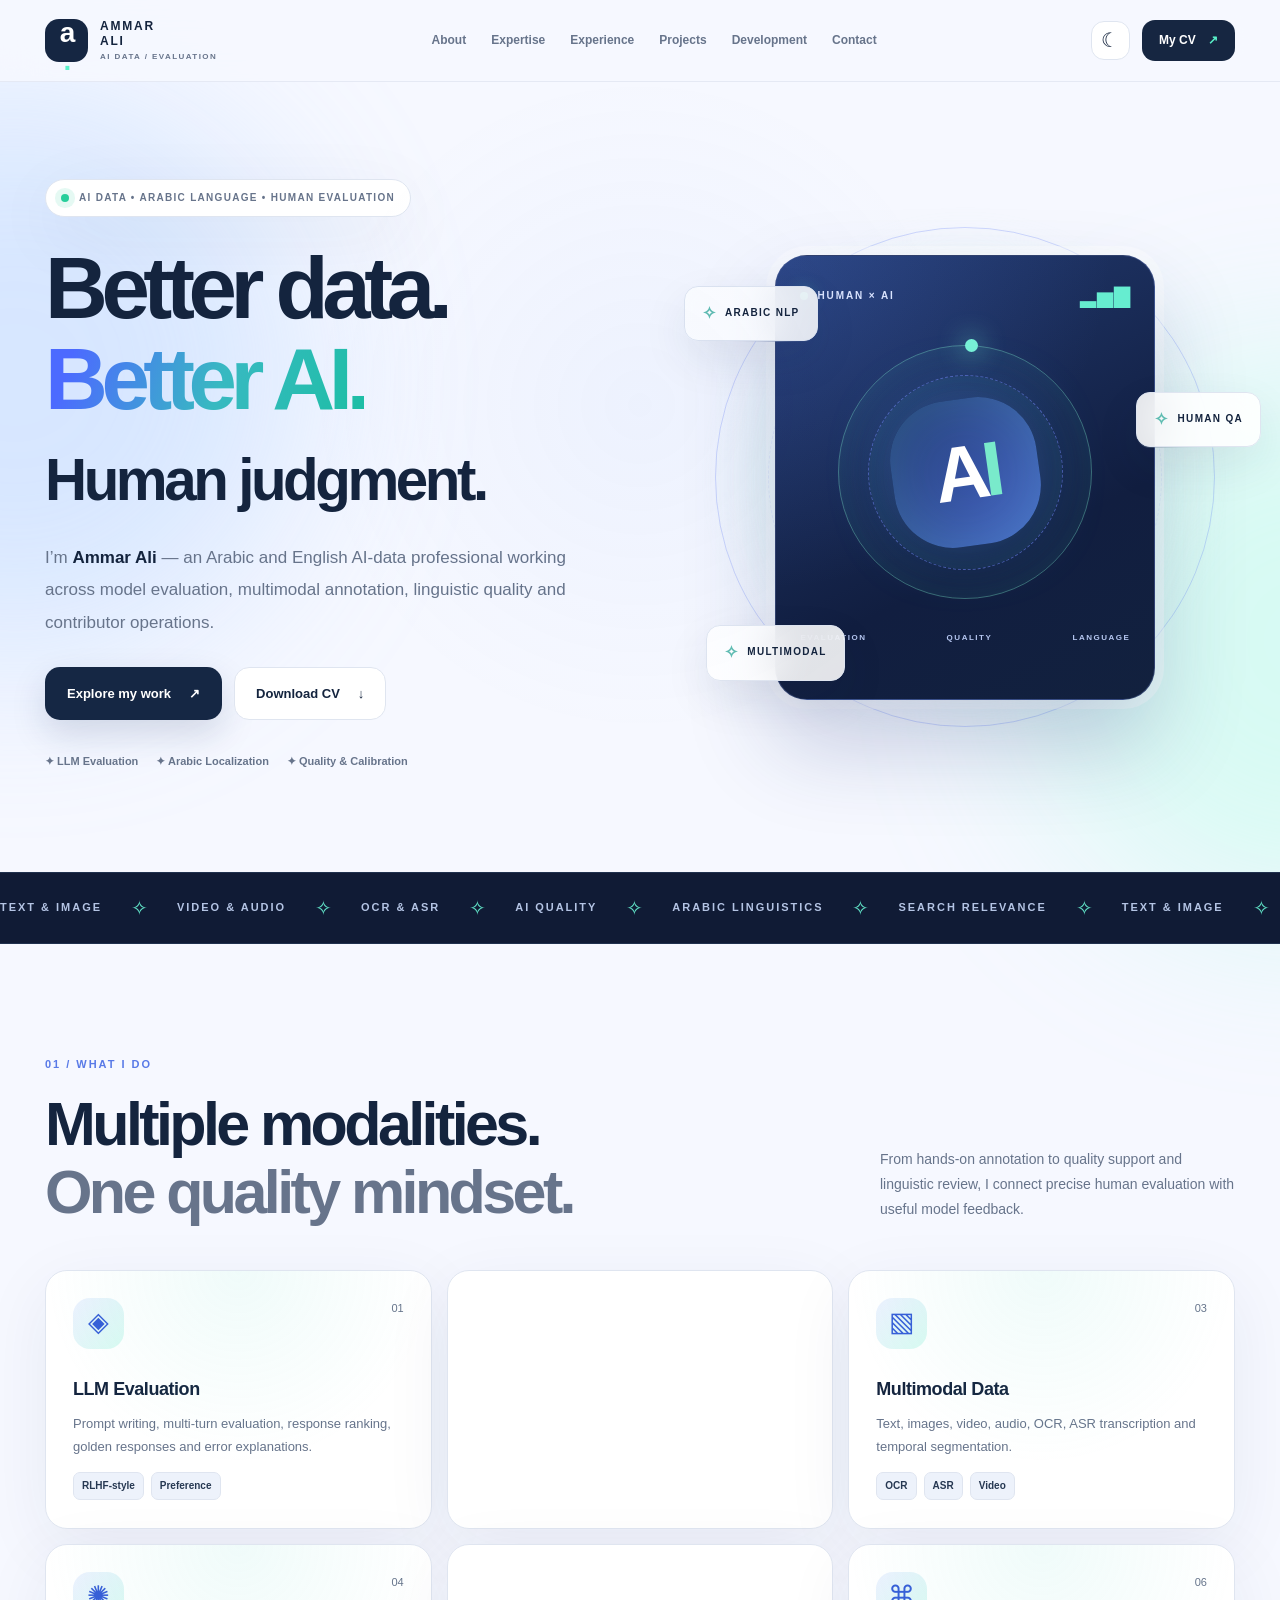
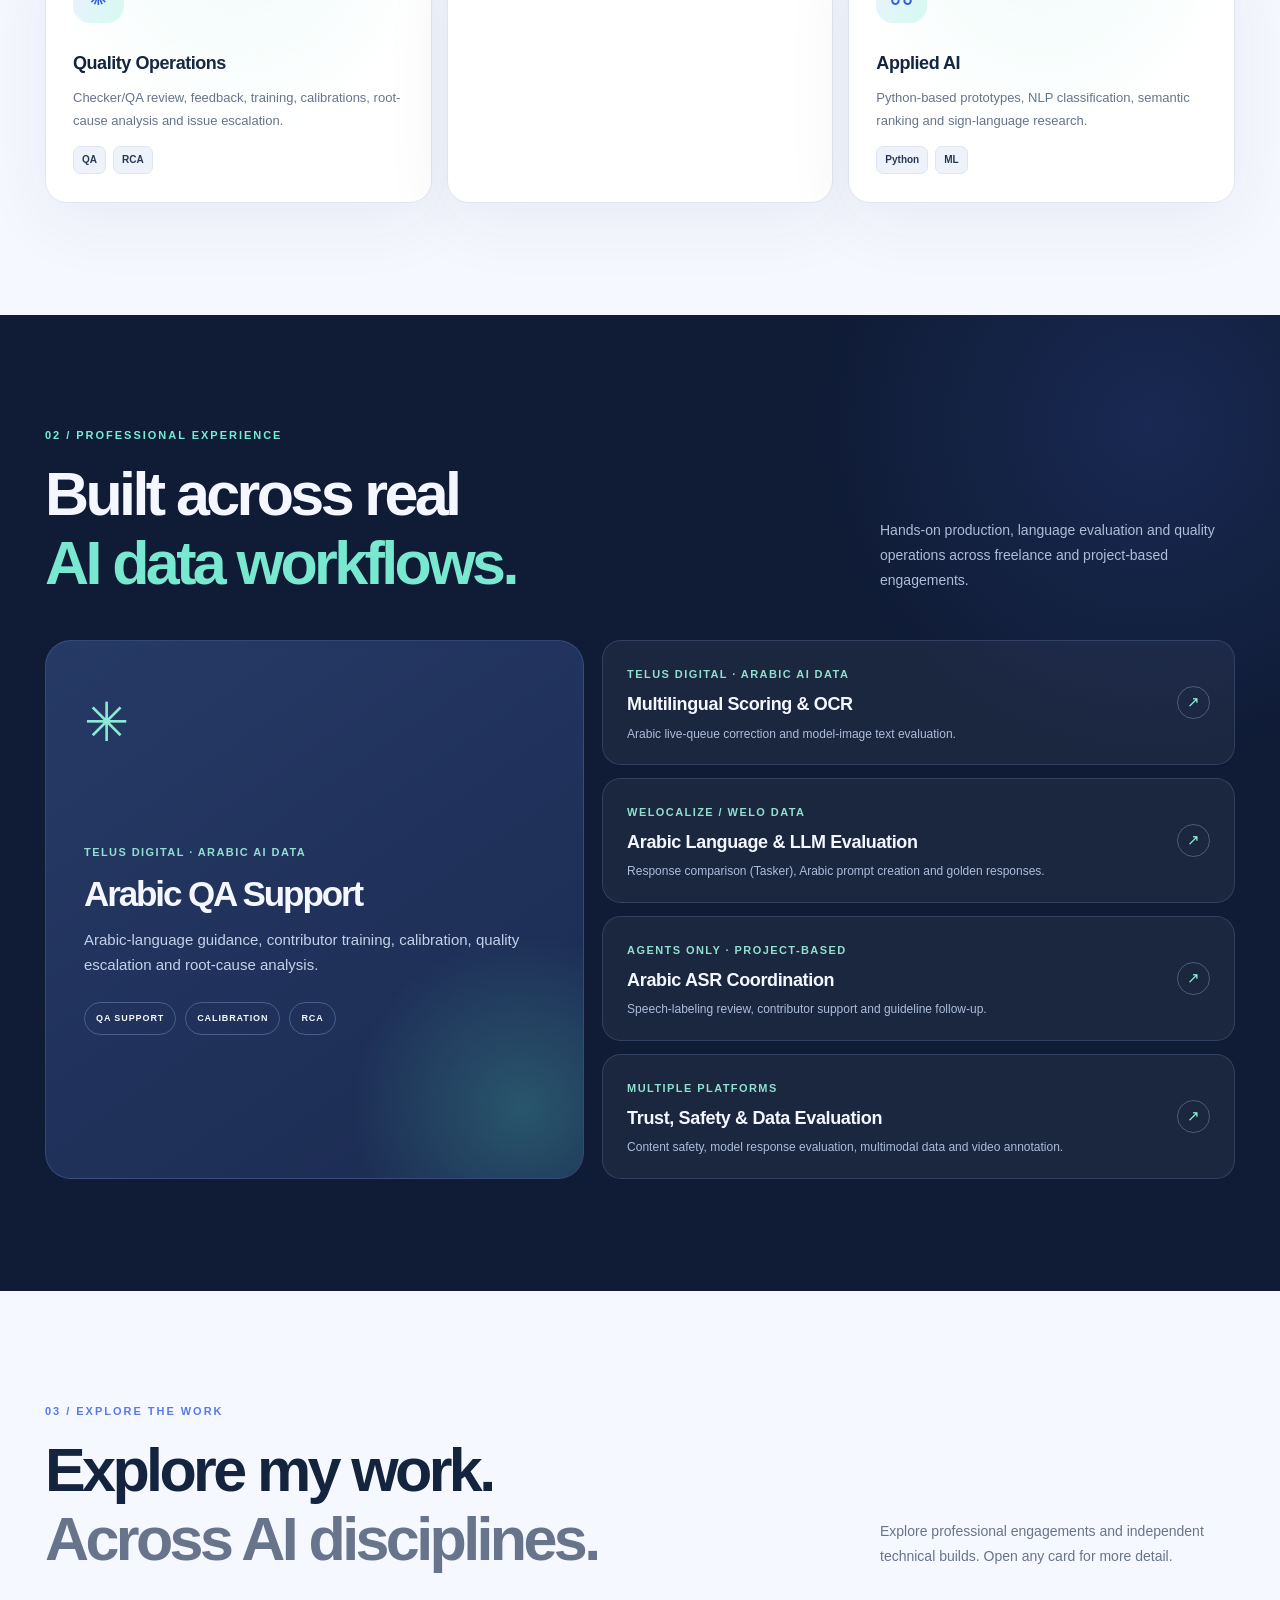
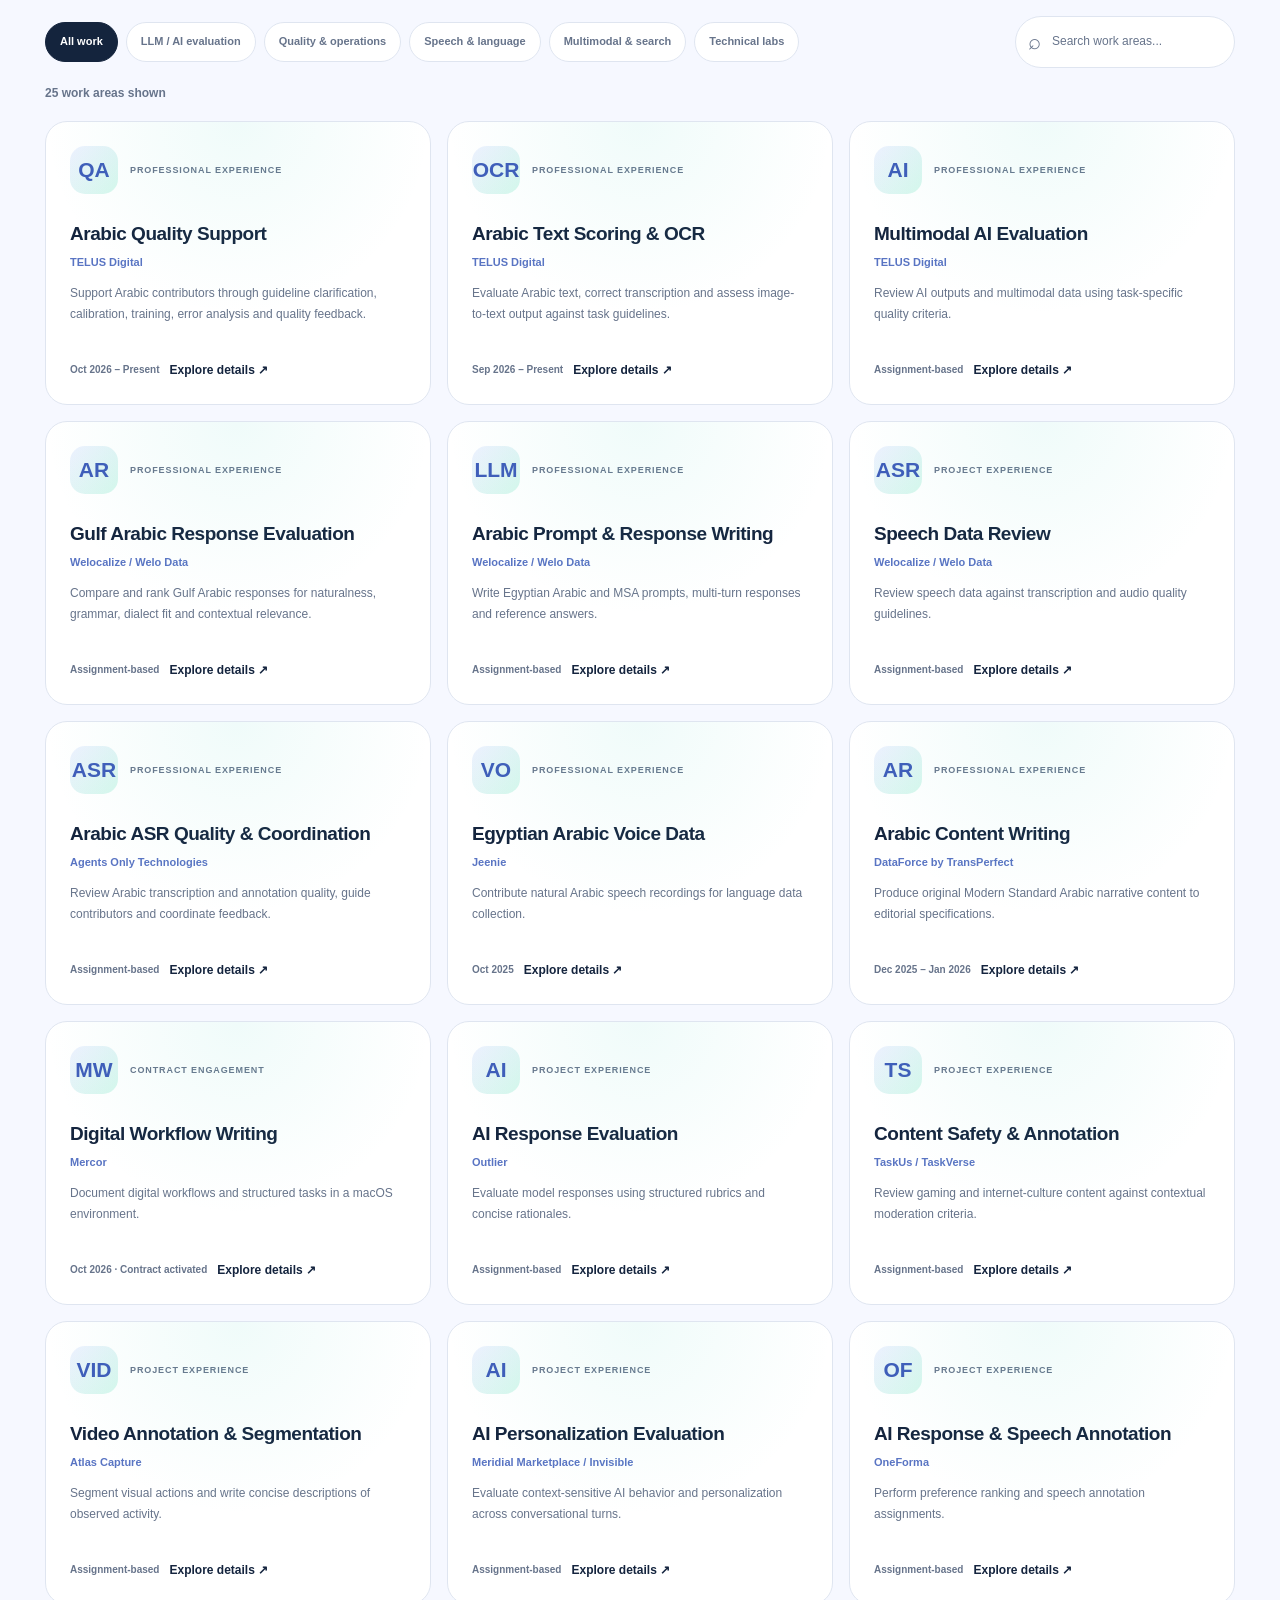
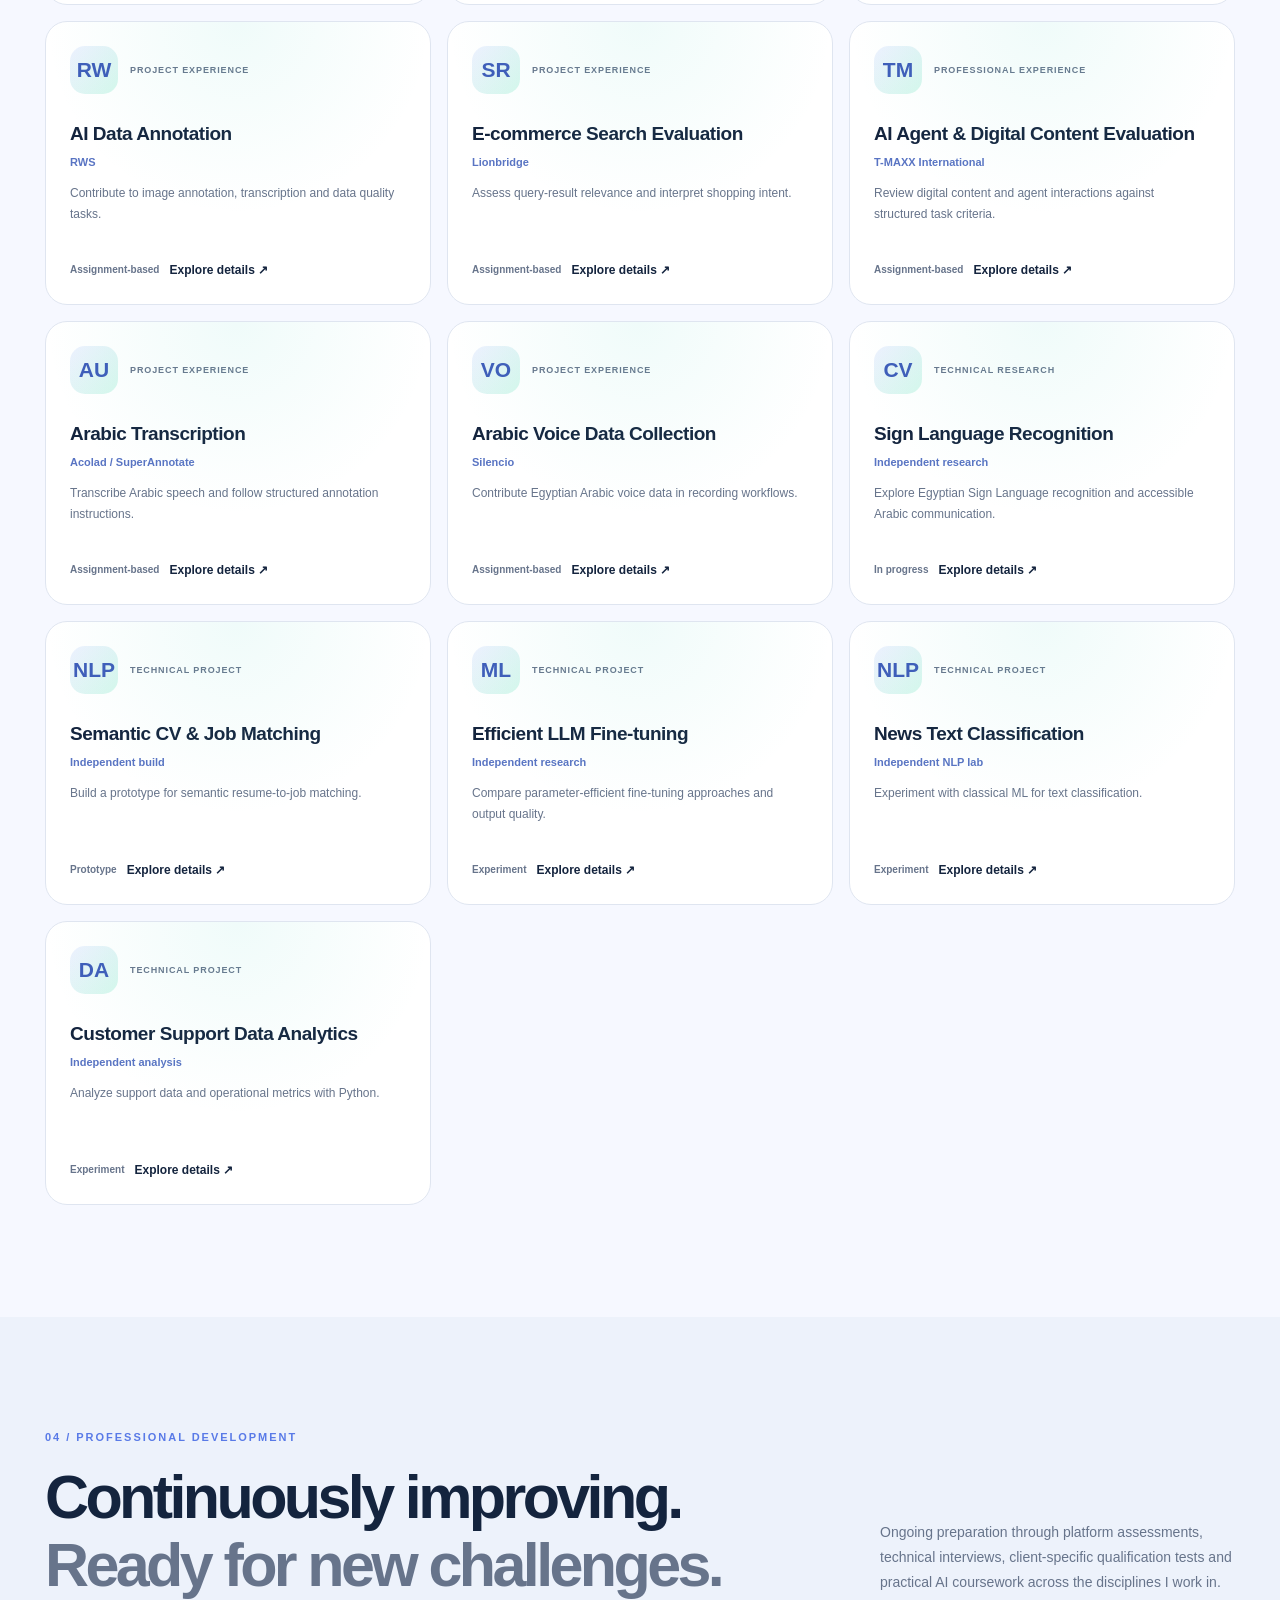
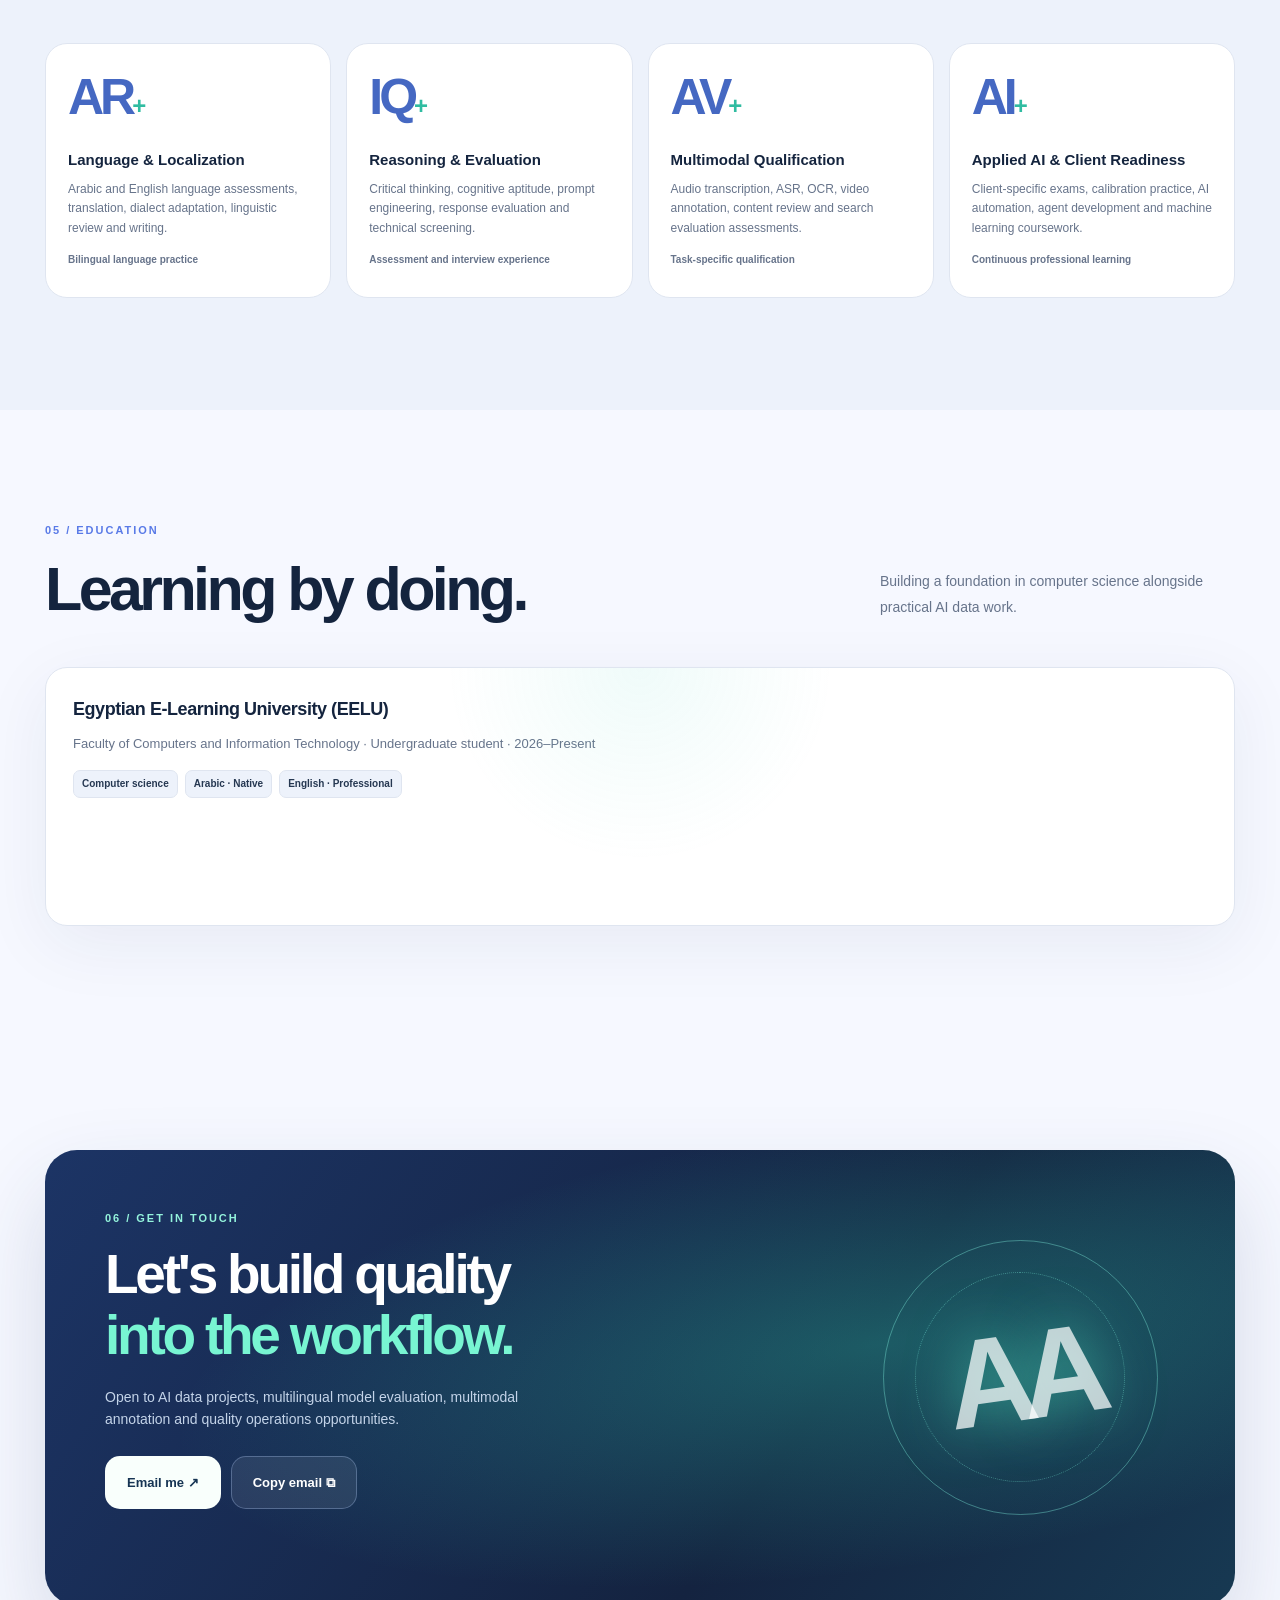
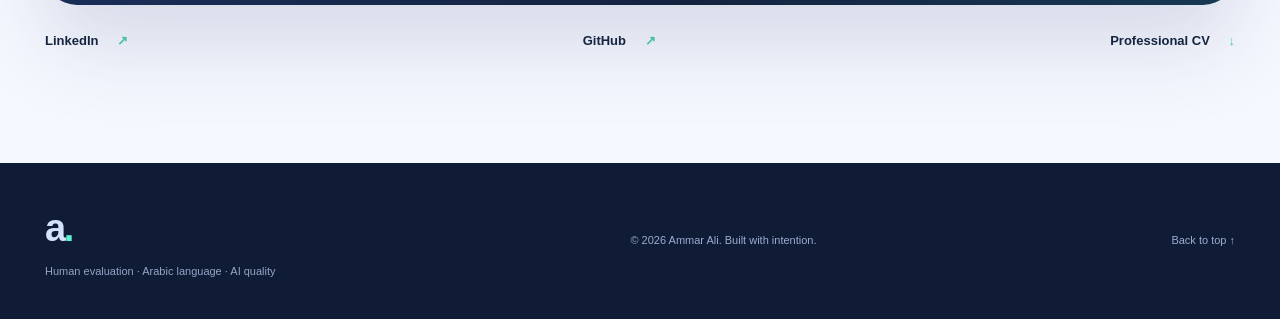
<file: index.html>
<!doctype html>
<html lang="en">
<head>
<meta charset="utf-8" />
<meta name="viewport" content="width=device-width, initial-scale=1" />
<meta name="theme-color" content="#f6f8ff" />
<meta name="description" content="Ammar Ali — AI data annotation, LLM response evaluation, Arabic linguistic QA, multimodal workflows and contributor operations. Explore professional projects and applied AI work." />
<meta property="og:title" content="Ammar Ali | AI Data & Evaluation" />
<meta property="og:description" content="Arabic & English AI data, evaluation, quality operations and applied AI work." />
<title>Ammar Ali — AI Data, Evaluation & Quality Operations</title>
<link rel="icon" href="assets/favicon.svg" type="image/svg+xml" />
<link rel="stylesheet" href="styles.css" />
<script defer src="script.js"></script>
</head>
<body>
<div id="progress" aria-hidden="true"></div>
<div class="ambient ambient-a" aria-hidden="true"></div><div class="ambient ambient-b" aria-hidden="true"></div><div class="cursor-light" aria-hidden="true"></div>
<a class="skip" href="#main">Skip to content</a>
<header class="header" id="top">
  <div class="shell nav-shell">
    <a class="brand" href="#top" aria-label="Ammar Ali, back to top"><span class="brand-mark">a<span>.</span></span><span class="brand-label">AMMAR <b>ALI</b><small>AI DATA / EVALUATION</small></span></a>
    <nav class="nav" id="main-nav" aria-label="Main navigation"><a href="#about">About</a><a href="#expertise">Expertise</a><a href="#experience">Experience</a><a href="#projects">Projects</a><a href="#credentials">Development</a><a href="#contact">Contact</a></nav>
    <div class="nav-tools"><button class="theme-toggle" id="theme-toggle" type="button" aria-label="Toggle dark mode" title="Toggle light and dark mode"><span class="theme-icon">☾</span></button><button class="mobile-menu" id="mobile-menu" aria-label="Open navigation" aria-controls="main-nav" aria-expanded="false">☰</button><a class="nav-cta" href="Ammar_Ali_Professional_CV.pdf" download>My CV <span>↗</span></a></div>
  </div>
</header>
<main id="main">
<section class="hero shell" id="about">
  <div class="hero-copy fade-in">
    <div class="availability"><span class="pulse"></span> AI DATA • ARABIC LANGUAGE • HUMAN EVALUATION</div>
    <h1>Better data.<br /><span class="gradient-text">Better AI.</span><br /><span class="underline-word">Human judgment.</span></h1>
    <p class="hero-lead">I’m <strong>Ammar Ali</strong> — an Arabic and English AI-data professional working across model evaluation, multimodal annotation, linguistic quality and contributor operations.</p>
    <div class="hero-buttons"><a href="#projects" class="btn btn-primary">Explore my work <span aria-hidden="true">↗</span></a><a href="Ammar_Ali_Professional_CV.pdf" class="btn btn-outline" download>Download CV <span>↓</span></a></div>
    <div class="hero-pills"><span>✦ LLM Evaluation</span><span>✦ Arabic Localization</span><span>✦ Quality & Calibration</span></div>
  </div>
  <div class="hero-art fade-in" aria-label="Abstract interactive illustration of connected AI-data skills">
    <div class="art-glow"></div><div class="orbit orbit-one"></div><div class="orbit orbit-two"></div>
    <div class="floating-label label-one"><span class="spark">✧</span> ARABIC NLP</div>
    <div class="floating-label label-two"><span class="spark">✧</span> HUMAN QA</div>
    <div class="floating-label label-three"><span class="spark">✧</span> MULTIMODAL</div>
    <div class="signal-card tilt-card" id="hero-signal">
      <div class="signal-top"><span class="signal-dot"></span><span>HUMAN × AI</span><span class="signal-bars">▂▅▇</span></div>
      <div class="signal-visual"><div class="signal-ring ring-one"></div><div class="signal-ring ring-two"></div><div class="signal-core">A<span>I</span></div></div>
      <div class="signal-bottom"><span>EVALUATION</span><span>QUALITY</span><span>LANGUAGE</span></div>
    </div>
  </div>
</section>
<div class="marquee-wrap" aria-label="Fields of practice"><div class="marquee"><span>TEXT & IMAGE</span><i>✧</i><span>VIDEO & AUDIO</span><i>✧</i><span>OCR & ASR</span><i>✧</i><span>AI QUALITY</span><i>✧</i><span>ARABIC LINGUISTICS</span><i>✧</i><span>SEARCH RELEVANCE</span><i>✧</i><span>TEXT & IMAGE</span><i>✧</i><span>VIDEO & AUDIO</span><i>✧</i><span>OCR & ASR</span><i>✧</i></div></div>
<section class="section shell" id="expertise"><div class="section-head reveal"><div><p class="eyebrow">01 / WHAT I DO</p><h2>Multiple modalities.<br /><span class="muted-head">One quality mindset.</span></h2></div><p>From hands-on annotation to quality support and linguistic review, I connect precise human evaluation with useful model feedback.</p></div>
<div class="cap-grid">
  <article class="cap-card reveal tilt-card"><span class="cap-icon">◈</span><span class="cap-index">01</span><h3>LLM Evaluation</h3><p>Prompt writing, multi-turn evaluation, response ranking, golden responses and error explanations.</p><div class="cap-tags"><span>RLHF-style</span><span>Preference</span></div></article>
  <article class="cap-card reveal tilt-card"><span class="cap-icon">文</span><span class="cap-index">02</span><h3>Arabic Linguistics</h3><p>Egyptian Arabic, MSA and Gulf Arabic localization, naturalness, grammar and dialect accuracy.</p><div class="cap-tags"><span>Arabic</span><span>Localization</span></div></article>
  <article class="cap-card reveal tilt-card"><span class="cap-icon">▧</span><span class="cap-index">03</span><h3>Multimodal Data</h3><p>Text, images, video, audio, OCR, ASR transcription and temporal segmentation.</p><div class="cap-tags"><span>OCR</span><span>ASR</span><span>Video</span></div></article>
  <article class="cap-card reveal tilt-card"><span class="cap-icon">✺</span><span class="cap-index">04</span><h3>Quality Operations</h3><p>Checker/QA review, feedback, training, calibrations, root-cause analysis and issue escalation.</p><div class="cap-tags"><span>QA</span><span>RCA</span></div></article>
  <article class="cap-card reveal tilt-card"><span class="cap-icon">◎</span><span class="cap-index">05</span><h3>Safety & Relevance</h3><p>Policy-sensitive content classification, search/query relevance and model behavior testing.</p><div class="cap-tags"><span>Trust & Safety</span></div></article>
  <article class="cap-card reveal tilt-card"><span class="cap-icon">⌘</span><span class="cap-index">06</span><h3>Applied AI</h3><p>Python-based prototypes, NLP classification, semantic ranking and sign-language research.</p><div class="cap-tags"><span>Python</span><span>ML</span></div></article>
</div></section>
<section class="section dark-band" id="experience"><div class="shell"><div class="section-head light reveal"><div><p class="eyebrow">02 / PROFESSIONAL EXPERIENCE</p><h2>Built across real<br /><em>AI data workflows.</em></h2></div><p>Hands-on production, language evaluation and quality operations across freelance and project-based engagements.</p></div>
<div class="experience-grid">
  <article class="exp-feature reveal"><div class="exp-icon">✳</div><span class="exp-time">TELUS DIGITAL · ARABIC AI DATA</span><h3>Arabic QA Support</h3><p>Arabic-language guidance, contributor training, calibration, quality escalation and root-cause analysis.</p><div class="exp-tags"><span>QA SUPPORT</span><span>CALIBRATION</span><span>RCA</span></div></article>
  <div class="exp-stack">
    <article class="exp-small reveal"><div><span class="exp-time">TELUS DIGITAL · ARABIC AI DATA</span><h3>Multilingual Scoring & OCR</h3><p>Arabic live-queue correction and model-image text evaluation.</p></div><span class="arrow-circle">↗</span></article>
    <article class="exp-small reveal"><div><span class="exp-time">WELOCALIZE / WELO DATA</span><h3>Arabic Language & LLM Evaluation</h3><p>Response comparison (Tasker), Arabic prompt creation and golden responses.</p></div><span class="arrow-circle">↗</span></article>
    <article class="exp-small reveal"><div><span class="exp-time">AGENTS ONLY · PROJECT-BASED</span><h3>Arabic ASR Coordination</h3><p>Speech-labeling review, contributor support and guideline follow-up.</p></div><span class="arrow-circle">↗</span></article>
    <article class="exp-small reveal"><div><span class="exp-time">MULTIPLE PLATFORMS</span><h3>Trust, Safety & Data Evaluation</h3><p>Content safety, model response evaluation, multimodal data and video annotation.</p></div><span class="arrow-circle">↗</span></article>
  </div>
</div></div></section>
<section class="section shell" id="projects"><div class="section-head reveal"><div><p class="eyebrow">03 / EXPLORE THE WORK</p><h2>Explore my work.<br /><span class="muted-head">Across AI disciplines.</span></h2></div><p>Explore professional engagements and independent technical builds. Open any card for more detail.</p></div>
<div class="project-toolbar reveal"><div class="filter-row" id="filters" role="group" aria-label="Project categories"><button class="filter active" data-filter="all" aria-pressed="true">All work</button><button class="filter" data-filter="evaluation" aria-pressed="false">LLM / AI evaluation</button><button class="filter" data-filter="quality" aria-pressed="false">Quality & operations</button><button class="filter" data-filter="language" aria-pressed="false">Speech & language</button><button class="filter" data-filter="multimodal" aria-pressed="false">Multimodal & search</button><button class="filter" data-filter="technical" aria-pressed="false">Technical labs</button></div><label class="search-wrap"><span aria-hidden="true">⌕</span><input type="search" id="project-search" autocomplete="off" aria-label="Search projects" placeholder="Search work areas..." /></label></div>
<div class="project-count" aria-live="polite"><span id="shown-count">0</span> work areas shown</div>
<div class="projects-grid" id="project-grid"></div><div class="no-results" id="no-results" hidden>No work areas match that filter. Try a different search.</div>
</section>
<section class="section credentials-band" id="credentials"><div class="shell"><div class="section-head reveal"><div><p class="eyebrow">04 / PROFESSIONAL DEVELOPMENT</p><h2>Continuously improving.<br /><span class="muted-head">Ready for new challenges.</span></h2></div><p>Ongoing preparation through platform assessments, technical interviews, client-specific qualification tests and practical AI coursework across the disciplines I work in.</p></div><div class="credential-grid"><article class="credential reveal"><span class="credential-figure">AR<span>+</span></span><h3>Language & Localization</h3><p>Arabic and English language assessments, translation, dialect adaptation, linguistic review and writing.</p><span class="credential-foot">Bilingual language practice</span></article><article class="credential reveal"><span class="credential-figure">IQ<span>+</span></span><h3>Reasoning & Evaluation</h3><p>Critical thinking, cognitive aptitude, prompt engineering, response evaluation and technical screening.</p><span class="credential-foot">Assessment and interview experience</span></article><article class="credential reveal"><span class="credential-figure">AV<span>+</span></span><h3>Multimodal Qualification</h3><p>Audio transcription, ASR, OCR, video annotation, content review and search evaluation assessments.</p><span class="credential-foot">Task-specific qualification</span></article><article class="credential reveal"><span class="credential-figure">AI<span>+</span></span><h3>Applied AI & Client Readiness</h3><p>Client-specific exams, calibration practice, AI automation, agent development and machine learning coursework.</p><span class="credential-foot">Continuous professional learning</span></article></div></div></section>
<section class="section shell" id="education"><div class="section-head reveal"><div><p class="eyebrow">05 / EDUCATION</p><h2>Learning by doing.</h2></div><p>Building a foundation in computer science alongside practical AI data work.</p></div><article class="cap-card reveal"><h3>Egyptian E-Learning University (EELU)</h3><p>Faculty of Computers and Information Technology · Undergraduate student · 2026–Present</p><div class="cap-tags"><span>Computer science</span><span>Arabic · Native</span><span>English · Professional</span></div></article></section>
<section class="section shell" id="contact"><div class="contact-card reveal"><div class="contact-sheen"></div><div class="contact-copy"><p class="eyebrow">06 / GET IN TOUCH</p><h2>Let's build quality<br /><span>into the workflow.</span></h2><p>Open to AI data projects, multilingual model evaluation, multimodal annotation and quality operations opportunities.</p><div class="contact-buttons"><a class="btn btn-light" href="mailto:2007ammarkhaledali@gmail.com?subject=AI%20Data%20Project%20Opportunity">Email me ↗</a><button class="btn btn-glass" id="copy-email" type="button">Copy email ⧉</button></div><p class="contact-note" id="copy-note" aria-live="polite"></p></div><div class="contact-ornament"><div class="contact-circle one"></div><div class="contact-circle two"></div><div class="contact-letter">AA</div></div></div>
<div class="link-row"><a href="https://www.linkedin.com/in/ammar-ali-6a572b383/" target="_blank" rel="noopener noreferrer">LinkedIn <span>↗</span></a><a href="https://github.com/ammar-ali-ai/ammar-ali-portfolio" target="_blank" rel="noopener noreferrer">GitHub <span>↗</span></a><a href="Ammar_Ali_Professional_CV.pdf" download>Professional CV <span>↓</span></a></div></section>
</main>
<footer><div class="shell foot"><div><span class="footer-brand">a<span>.</span></span><p>Human evaluation · Arabic language · AI quality</p></div><div>© <span id="year">2026</span> Ammar Ali. Built with intention.</div><a href="#top">Back to top ↑</a></div></footer>
<div class="modal-backdrop" id="modal-backdrop" hidden><div class="modal" role="dialog" aria-modal="true" aria-labelledby="modal-title"><button class="modal-close" id="modal-close" aria-label="Close project details">✕</button><p class="eyebrow" id="modal-kicker">PROJECT</p><h2 id="modal-title"></h2><p class="modal-entity" id="modal-entity"></p><p id="modal-description"></p><div class="modal-section"><h3>Scope & contribution</h3><p id="modal-scope"></p></div><div class="modal-section"><h3>Engagement type</h3><p id="modal-record"></p></div><div class="modal-tags" id="modal-tags"></div></div></div>
</body></html>
</file>
<file: styles.css>
:root{color-scheme:light;--bg:#f6f8ff;--bg-alt:#edf2fb;--white:#fff;--panel:#fff;--ink:#14243e;--ink-soft:#263852;--muted:#67748b;--border:#dfe5f0;--blue:#526cf4;--mint:#48cdb5;--navy:#101b35;--navy2:#192b4f;--shadow:0 18px 70px rgba(30,49,87,.065);--ease:cubic-bezier(.22,1,.36,1);--px:50vw;--py:45vh}
:root[data-theme=dark]{color-scheme:dark;--bg:#0c1425;--bg-alt:#141e33;--white:#152038;--panel:#17243b;--ink:#f6f8ff;--ink-soft:#d9e2f4;--muted:#a6b4c9;--border:#2c3b54;--blue:#9ba7ff;--mint:#65e5cc;--navy:#0a1224;--navy2:#142443;--shadow:0 18px 70px rgba(0,0,0,.22)}
*{box-sizing:border-box}html{scroll-behavior:smooth;scroll-padding-top:96px}body{margin:0;background:var(--bg);color:var(--ink);font-family:Inter,ui-sans-serif,-apple-system,BlinkMacSystemFont,"Segoe UI",sans-serif;font-size:15px;line-height:1.62;overflow-x:hidden;transition:background .3s,color .3s}::selection{background:#a7f2db;color:#0e2541}button,input{font:inherit}a{color:inherit;text-decoration:none}button{cursor:pointer}button:focus-visible,a:focus-visible,input:focus-visible{outline:3px solid var(--mint);outline-offset:4px}#progress{position:fixed;top:0;left:0;height:3px;width:0;background:linear-gradient(90deg,#6d78ff,#43ecc3);z-index:100;transition:width .1s}.skip{position:absolute;top:-100px;left:18px;background:var(--ink);color:var(--bg);z-index:101;padding:9px 18px;border-radius:8px}.skip:focus{top:13px}.shell{width:min(1190px,calc(100% - 60px));margin:0 auto}.ambient{position:fixed;pointer-events:none;filter:blur(90px);opacity:.36;z-index:-1;border-radius:50%;transition:transform 1.2s var(--ease)}.ambient-a{width:570px;height:570px;top:10%;left:-270px;background:#a1c9ff}.ambient-b{width:560px;height:560px;top:40%;right:-310px;background:#a2ffdf}.cursor-light{position:fixed;pointer-events:none;inset:0;z-index:8;background:radial-gradient(550px circle at var(--px) var(--py),rgba(86,139,237,.055),transparent 60%);mix-blend-mode:multiply;opacity:1}html[data-theme=dark] .cursor-light{mix-blend-mode:screen;background:radial-gradient(520px circle at var(--px) var(--py),rgba(82,230,199,.045),transparent 65%)}.header{position:sticky;top:0;z-index:60;background:color-mix(in srgb,var(--bg) 86%,transparent);backdrop-filter:blur(22px);border-bottom:1px solid color-mix(in srgb,var(--border) 75%,transparent)}.nav-shell{height:81px;display:flex;align-items:center;justify-content:space-between;gap:18px}.brand{display:flex;align-items:center;gap:12px;flex-shrink:0}.brand-mark{display:grid;place-items:center;width:43px;height:43px;border-radius:14px;background:#152642;color:white;font-size:28px;line-height:1;font-weight:850;letter-spacing:-.07em}.brand-mark span,.footer-brand span{color:#5cf2cb}.brand-label{display:flex;flex-direction:column;font-size:12px;letter-spacing:.15em;line-height:1.2;font-weight:600}.brand-label b{font-weight:850}.brand-label small{font-size:8px;color:var(--muted);letter-spacing:.18em;margin-top:4px}.nav{display:flex;align-items:center;gap:25px}.nav a{color:var(--muted);font-size:12px;font-weight:700;transition:color .2s}.nav a:hover,.nav a:focus{color:var(--blue)}.nav-tools{display:flex;align-items:center;gap:12px}.theme-toggle,.mobile-menu{height:39px;width:39px;border:1px solid var(--border);background:var(--panel);border-radius:13px;color:var(--ink);display:grid;place-items:center;font-size:20px}.mobile-menu{display:none}.nav-cta{background:#162641;color:#fff;border-radius:13px;padding:11px 17px;font-size:12px;font-weight:750;white-space:nowrap}.nav-cta span{margin-left:9px;color:#59f1c9}.nav-cta:hover{background:#3348a0}
.hero{min-height:645px;padding-top:97px;padding-bottom:96px;display:grid;grid-template-columns:1.05fr .95fr;gap:55px;align-items:center}.availability{display:inline-flex;align-items:center;gap:10px;padding:10px 15px;border:1px solid var(--border);border-radius:50px;background:var(--panel);font-size:10px;letter-spacing:.13em;font-weight:800;color:var(--muted);box-shadow:var(--shadow)}.pulse{width:8px;height:8px;border-radius:100%;background:#28ce9b;box-shadow:0 0 0 6px #26ce9b1e;animation:pulse 2s infinite}@keyframes pulse{50%{box-shadow:0 0 0 12px #26ce9b00}}h1,h2,h3,p{margin-top:0}.hero h1{font-size:clamp(57px,6.8vw,96px);font-weight:850;line-height:1.045;letter-spacing:-.074em;margin:26px 0 26px}.gradient-text{background:linear-gradient(110deg,#4c6aff 10%,#38b9c1 55%,#1cbfa4);background-clip:text;-webkit-background-clip:text;color:transparent}.underline-word{font-size:.67em;letter-spacing:-.059em;color:var(--ink)}.hero-lead{color:var(--muted);font-size:17px;line-height:1.9;max-width:550px}.hero-lead strong{color:var(--ink)}.hero-buttons{display:flex;gap:12px;flex-wrap:wrap;margin:28px 0}.btn{display:inline-flex;align-items:center;justify-content:center;gap:18px;padding:15px 21px;border:1px solid transparent;font-size:13px;font-weight:780;border-radius:15px;transition:transform .22s,box-shadow .22s,background .22s}.btn:hover{transform:translateY(-3px)}.btn-primary{background:#152744;color:white;box-shadow:0 14px 35px rgba(19,43,90,.15)}.btn-primary:hover{box-shadow:0 20px 50px rgba(19,43,90,.22)}.btn-outline{background:var(--panel);border-color:var(--border)}.hero-pills{display:flex;flex-wrap:wrap;gap:9px;color:var(--muted);font-size:11px;font-weight:700}.hero-pills span{padding:5px 0;margin-right:9px}.hero-art{height:545px;display:grid;place-items:center;position:relative;isolation:isolate}.art-glow{position:absolute;z-index:-1;inset:28px;border-radius:50%;background:radial-gradient(ellipse,#cee2ff 12%,#daf8ef 42%,transparent 69%);filter:blur(23px);opacity:.84}html[data-theme=dark] .art-glow{opacity:.22}.orbit{position:absolute;border:1px solid color-mix(in srgb,var(--blue) 24%,transparent);border-radius:50%;width:500px;height:500px;animation:spin 55s linear infinite}.orbit-two{height:394px;width:394px;animation-direction:reverse;border-style:dashed;opacity:.64}@keyframes spin{to{transform:rotate(360deg)}}.signal-card{width:min(380px,83%);height:445px;border-radius:32px;background:linear-gradient(154deg,#233b72,#111e40 65%,#12213e);border:1px solid #7489d150;box-shadow:0 45px 90px #1a2f7339,0 0 0 9px #fff6;position:relative;overflow:hidden;padding:24px;color:#fff;transform-style:preserve-3d}.signal-card:before{content:"";position:absolute;inset:-40%;background:radial-gradient(circle at 20% 20%,#5880ec35,transparent 42%);animation:signal-breath 9s ease-in-out infinite alternate}@keyframes signal-breath{to{transform:translate(18%,12%)}}.signal-top,.signal-bottom{position:relative;display:flex;gap:9px;align-items:center;font-size:10px;letter-spacing:.19em;font-weight:800;color:#dce5ff}.signal-top span:last-child{margin-left:auto;color:#66edd0;font-size:20px}.signal-dot{width:8px;height:8px;border-radius:50%;background:#68ebd1;box-shadow:0 0 17px #59ffd7}.signal-visual{height:320px;display:grid;place-items:center;position:relative}.signal-ring{position:absolute;border-radius:50%;width:254px;height:254px;border:1px solid #83fbd859;box-shadow:0 0 48px #5cf0da1d inset;animation:spin 18s linear infinite}.ring-one:after{content:"";position:absolute;left:50%;top:-7px;border-radius:50%;background:#78f2d6;width:13px;height:13px;box-shadow:0 0 27px #7cffe3}.ring-two{width:195px;height:195px;border:1px dashed #768afc88;animation-duration:24s;animation-direction:reverse}.signal-core{width:147px;height:147px;display:grid;place-items:center;border-radius:40%;font-size:77px;font-weight:850;letter-spacing:-.09em;background:linear-gradient(135deg,#243d78,#4767c8);box-shadow:0 0 65px #5e9fff55,0 0 60px #6bffcc24 inset;transform:rotate(-8deg)}.signal-core span{color:#79eacb}.signal-bottom{justify-content:space-between;color:#b6c7f1;font-size:8px}.floating-label{position:absolute;z-index:4;border-radius:14px;background:color-mix(in srgb,var(--panel) 88%,transparent);color:var(--ink);border:1px solid var(--border);box-shadow:0 18px 46px #192e4f16;backdrop-filter:blur(20px);font-size:10px;letter-spacing:.13em;font-weight:800;padding:13px 17px;animation:float 7s ease-in-out infinite}.label-one{left:-12px;top:81px}.label-two{right:-26px;top:187px;animation-delay:-2.5s}.label-three{left:10px;bottom:69px;animation-delay:-4s}.spark{color:#60bdb2;font-size:17px;vertical-align:middle;margin-right:4px}@keyframes float{50%{transform:translateY(-13px)}}.marquee-wrap{background:var(--navy);color:#b4c4e4;overflow:hidden;border-block:1px solid #44608650}.marquee{display:flex;width:max-content;align-items:center;gap:29px;padding:19px 0;animation:marquee 37s linear infinite}.marquee span{white-space:nowrap;font-size:11px;letter-spacing:.18em;font-weight:700}.marquee i{font-style:normal;color:#62e7ca;font-size:20px}@keyframes marquee{to{transform:translateX(-50%)}}
.section{padding:112px 0}.section-head{display:flex;justify-content:space-between;align-items:end;gap:40px;margin-bottom:43px}.eyebrow{font-size:11px;letter-spacing:.18em;color:#597ae7;font-weight:850;margin-bottom:16px}.section h2{font-size:clamp(38px,4.8vw,61px);letter-spacing:-.059em;line-height:1.12;font-weight:825;margin-bottom:0}.muted-head{color:var(--muted)}.section-head>p{max-width:355px;color:var(--muted);font-size:14px;line-height:1.8;margin:0 0 4px}.cap-grid{display:grid;grid-template-columns:repeat(3,minmax(0,1fr));gap:15px}.cap-card{background:var(--panel);border:1px solid var(--border);border-radius:22px;padding:27px;min-height:259px;position:relative;box-shadow:var(--shadow);transition:box-shadow .32s,border-color .3s;transform-style:preserve-3d}.cap-card:after,.project-card:after{content:"";position:absolute;inset:0;border-radius:inherit;background:radial-gradient(350px circle at var(--card-x,50%) var(--card-y,0%),#63dacb19,transparent 55%);pointer-events:none}.cap-card:hover{border-color:#98dbe2;box-shadow:0 26px 65px #2b426b20}.cap-icon{font-size:27px;display:grid;place-items:center;width:51px;height:51px;border-radius:17px;background:linear-gradient(135deg,#edf1ff,#dafbf2);color:#365dd8;margin-bottom:26px}.cap-index{position:absolute;top:29px;right:27px;font-size:11px;color:var(--muted)}.cap-card h3{font-size:18px;letter-spacing:-.025em;margin-bottom:9px}.cap-card p{font-size:13px;color:var(--muted);margin-bottom:14px;line-height:1.75}.cap-tags,.modal-tags{display:flex;flex-wrap:wrap;gap:7px;margin-top:auto}.cap-tags span,.modal-tags span{background:var(--bg-alt);color:var(--ink-soft);border:1px solid var(--border);border-radius:7px;font-size:10px;font-weight:800;padding:5px 8px}
.dark-band{background:#101c36;color:#f4f7ff;position:relative;overflow:hidden}.dark-band:before{content:"";position:absolute;width:720px;height:720px;right:-230px;top:-250px;background:radial-gradient(circle,#324fa989,transparent 65%);opacity:.45;pointer-events:none}.light .eyebrow{color:#75edd5}.light p,.dark-band .section-head>p{color:#aebdd8}.light h2 em{font-style:normal;color:#78e9d0}.experience-grid{display:grid;grid-template-columns:.92fr 1.08fr;gap:18px;position:relative}.exp-feature{background:linear-gradient(145deg,#263a66,#1b2b51);border:1px solid #5872a661;border-radius:26px;min-height:460px;padding:38px;position:relative;overflow:hidden}.exp-feature:after{content:"";position:absolute;width:400px;height:400px;border-radius:50%;background:radial-gradient(circle,#5af9ce33,transparent 61%);right:-140px;bottom:-130px}.exp-icon{font-size:54px;color:#8cead4;margin-bottom:72px}.exp-time{font-size:11px;letter-spacing:.13em;color:#91dfcf;font-weight:800}.exp-feature h3{font-size:35px;letter-spacing:-.06em;line-height:1.1;margin:12px 0 15px}.exp-feature p{color:#c3d2ea;max-width:450px}.exp-tags{display:flex;flex-wrap:wrap;gap:9px;margin-top:25px}.exp-tags span{border:1px solid #688db785;border-radius:20px;font-size:9px;padding:8px 11px;letter-spacing:.1em;font-weight:700}.exp-stack{display:grid;grid-template-rows:repeat(4,1fr);gap:13px}.exp-small{display:flex;justify-content:space-between;align-items:center;gap:20px;border:1px solid #51658c6e;border-radius:19px;padding:20px 24px;background:#ffffff0c;transition:background .2s,transform .25s}.exp-small:hover{background:#ffffff17;transform:translateX(4px)}.exp-small h3{font-size:18px;margin:5px 0;letter-spacing:-.02em}.exp-small p{font-size:12px;color:#acbddb;margin-bottom:0}.arrow-circle{border:1px solid #7e9aba79;border-radius:50%;width:33px;height:33px;flex-shrink:0;display:grid;place-items:center;color:#8cf5da}
.project-toolbar{display:flex;justify-content:space-between;align-items:center;gap:20px;margin-bottom:10px}.filter-row{display:flex;flex-wrap:wrap;gap:8px}.filter{border:1px solid var(--border);background:var(--panel);padding:10px 14px;border-radius:30px;color:var(--muted);font-size:11px;font-weight:750;transition:background .22s,color .22s,transform .22s}.filter:hover{transform:translateY(-2px)}.filter.active{background:#14243d;color:#fff;border-color:#14243d}.search-wrap{display:flex;align-items:center;gap:9px;min-width:220px;background:var(--panel);border:1px solid var(--border);border-radius:30px;padding:7px 12px;color:var(--muted);font-size:22px}.search-wrap input{outline:0;border:0;background:none;color:var(--ink);width:100%;min-width:0;font-size:12px}.search-wrap input::placeholder{color:var(--muted)}.project-count{color:var(--muted);font-size:12px;margin:16px 0 18px;font-weight:700}.projects-grid{display:grid;grid-template-columns:repeat(3,minmax(0,1fr));gap:16px}.project-card{position:relative;background:var(--panel);border:1px solid var(--border);border-radius:22px;min-height:284px;padding:24px;text-align:left;color:var(--ink);overflow:hidden;transition:border-color .25s,transform .3s,box-shadow .3s;display:flex;flex-direction:column;width:100%}.project-card:hover{border-color:#92c4eb;box-shadow:var(--shadow);transform:translateY(-5px)}.project-card:focus-visible{outline:3px solid var(--mint)}.project-card-top{display:flex;justify-content:space-between;align-items:center;gap:12px;margin-bottom:28px}.project-glyph{width:48px;height:48px;display:grid;place-items:center;border-radius:15px;background:linear-gradient(135deg,#eef1ff,#d6f8ec);color:#3e5cb9;font-weight:850;font-size:21px}.project-type{font-size:9px;letter-spacing:.1em;color:var(--muted);font-weight:850;text-transform:uppercase}.project-card h3{font-size:19px;line-height:1.3;letter-spacing:-.025em;margin-bottom:7px}.project-org{color:#5974c3;font-size:11px;font-weight:800;margin-bottom:11px}.project-card p{font-size:12px;color:var(--muted);line-height:1.75;margin-bottom:15px}.project-footer{display:flex;justify-content:space-between;align-items:center;margin-top:auto;gap:10px}.project-footer small{font-size:10px;color:var(--muted);font-weight:700}.project-footer b{font-size:12px;color:var(--ink)}.no-results{padding:42px;border:1px dashed var(--border);border-radius:20px;color:var(--muted);text-align:center}
.credentials-band{background:var(--bg-alt)}.credential-grid{display:grid;grid-template-columns:repeat(4,1fr);gap:15px}.credential{background:var(--panel);border:1px solid var(--border);border-radius:22px;padding:28px 22px;min-height:255px;display:flex;flex-direction:column}.credential-figure{font-size:50px;letter-spacing:-.08em;font-weight:850;line-height:1;color:#4568c2}.credential-figure span{font-size:24px;color:#30bca1}.credential h3{font-size:15px;margin:26px 0 8px}.credential p{font-size:12px;color:var(--muted)}.credential-foot{font-size:10px;color:var(--muted);font-weight:750;margin-top:auto}.contact-card{border-radius:32px;background:linear-gradient(125deg,#1c3465,#142340 63%,#173952);color:#fff;position:relative;overflow:hidden;min-height:412px;padding:60px;display:flex;justify-content:space-between;box-shadow:0 38px 86px #253b6728}.contact-sheen{position:absolute;inset:-50%;background:radial-gradient(ellipse at 60% 50%,#30deba4c,transparent 35%);transform:rotate(-8deg);pointer-events:none}.contact-copy{position:relative;z-index:2}.contact-copy .eyebrow{color:#94f4dc}.contact-card h2{color:white;font-size:clamp(42px,4.3vw,57px)}.contact-card h2 span{color:#78f5d2}.contact-card p:not(.eyebrow){max-width:460px;color:#c4d4e9;font-size:14px;margin-top:19px}.contact-buttons{display:flex;gap:10px;flex-wrap:wrap;margin-top:25px}.btn-light{background:#f9fffc;color:#163453}.btn-glass{background:#ffffff14;color:white;border:1px solid #a4bfe85a}.contact-ornament{position:relative;width:310px;align-self:center;display:grid;place-items:center}.contact-circle{width:275px;height:275px;border:1px solid #7ae8d66b;border-radius:50%;position:absolute;animation:spin 22s linear infinite}.contact-circle.two{height:210px;width:210px;animation-direction:reverse;border-style:dotted}.contact-letter{font-size:125px;font-weight:900;letter-spacing:-.13em;color:#ffffffb8;transform:rotate(-8deg);text-shadow:0 0 55px #5affd287}.link-row{display:flex;justify-content:space-between;gap:18px;flex-wrap:wrap;padding-top:25px}.link-row a{font-size:13px;font-weight:750}.link-row a span{color:#4acbab;margin-left:15px}.contact-note{min-height:16px;margin-top:8px!important;font-size:12px!important}footer{background:var(--navy);color:#d4e2fa;padding:35px 0}.foot{display:flex;justify-content:space-between;align-items:center;gap:25px}.footer-brand{font-size:38px;font-weight:900;letter-spacing:-.06em}.foot p{font-size:11px;color:#93a5c5;margin:3px 0}.foot>div:nth-child(2),.foot>a{font-size:11px;color:#9badd0}
.modal-backdrop{position:fixed;inset:0;z-index:120;background:rgba(8,15,32,.72);backdrop-filter:blur(9px);display:grid;place-items:center;padding:20px}.modal-backdrop[hidden]{display:none}.modal{position:relative;background:var(--panel);color:var(--ink);border:1px solid var(--border);border-radius:30px;padding:38px;max-width:600px;width:100%;max-height:min(85vh,830px);overflow-y:auto;box-shadow:0 40px 100px #0005}.modal-close{position:absolute;top:23px;right:25px;width:34px;height:34px;border-radius:11px;color:var(--ink);border:1px solid var(--border);background:var(--bg-alt)}.modal h2{font-size:32px;line-height:1.15;letter-spacing:-.055em;max-width:440px}.modal-entity{color:#5975bb;font-weight:750}.modal p{color:var(--muted);font-size:14px}.modal-section{padding:18px 0 10px;border-top:1px solid var(--border)}.modal-section h3{font-size:13px}.modal-tags{margin-top:14px}.reveal{opacity:0;transform:translateY(28px);transition:opacity .8s var(--ease),transform .8s var(--ease)}.reveal.is-visible{opacity:1;transform:translateY(0)}
@media(max-width:1100px){.nav{gap:13px}.nav a{font-size:11px}.hero{gap:18px}.label-two{right:-5px}.projects-grid{grid-template-columns:repeat(2,1fr)}.credential-grid{grid-template-columns:repeat(2,1fr)}}
@media(max-width:800px){.shell{width:min(100% - 34px,680px)}.nav-shell{height:72px}.mobile-menu{display:grid}.nav{display:none;position:absolute;left:0;right:0;top:71px;background:var(--panel);padding:18px 25px;box-shadow:0 18px 42px #121d3816;flex-direction:column;align-items:stretch;gap:0;border-bottom:1px solid var(--border)}.nav.open{display:flex}.nav a{font-size:14px;padding:10px}.brand-label{font-size:11px}.hero{display:flex;flex-direction:column;text-align:left;min-height:auto;padding-top:70px;padding-bottom:70px;gap:35px}.hero-copy{width:100%}.hero h1{font-size:clamp(56px,10vw,85px)}.hero-art{width:100%;height:490px}.section{padding:75px 0}.section-head{display:block}.section-head>p{margin-top:20px}.cap-grid{grid-template-columns:repeat(2,1fr)}.experience-grid{grid-template-columns:1fr}.exp-feature{min-height:370px}.contact-card{padding:42px 30px}.contact-ornament{display:none}.project-toolbar{flex-direction:column;align-items:stretch}.search-wrap{width:100%}}
@media(max-width:570px){.nav-cta{display:none}.hero h1{font-size:51px}.hero-art{height:410px}.signal-card{height:355px;width:83%;padding:18px}.signal-visual{height:245px}.signal-ring{width:195px;height:195px}.ring-two{width:155px;height:155px}.signal-core{width:112px;height:112px;font-size:59px}.floating-label{font-size:8px;padding:9px 11px}.label-one{left:-5px}.label-two{right:-6px}.orbit{width:350px;height:350px}.orbit-two{width:285px;height:285px}.section h2{font-size:38px}.cap-grid,.projects-grid,.credential-grid{grid-template-columns:1fr}.cap-card{min-height:215px}.exp-feature h3{font-size:31px}.contact-card{border-radius:25px;padding:42px 26px}.contact-card h2{font-size:38px}.foot{align-items:flex-start;flex-direction:column}.modal{padding:28px 23px;border-radius:22px}}
@media(prefers-reduced-motion:reduce){html{scroll-behavior:auto}*,*:before,*:after{animation-duration:.001ms!important;transition-duration:.001ms!important}.reveal{opacity:1;transform:none}.cursor-light{display:none}}
/* Keep the monogram on one horizontal baseline inside the animated core. */
.signal-core{display:flex;align-items:center;justify-content:center;gap:0}

/* Keep decorative motion and mobile navigation within the viewport. */
html,body{max-width:100%;overflow-x:clip}
@media(max-width:570px){.hero-art{overflow:hidden}.project-card,.credential,.exp-small,.cap-card{min-width:0}.project-card h3,.credential h3{overflow-wrap:anywhere}}
</file>
